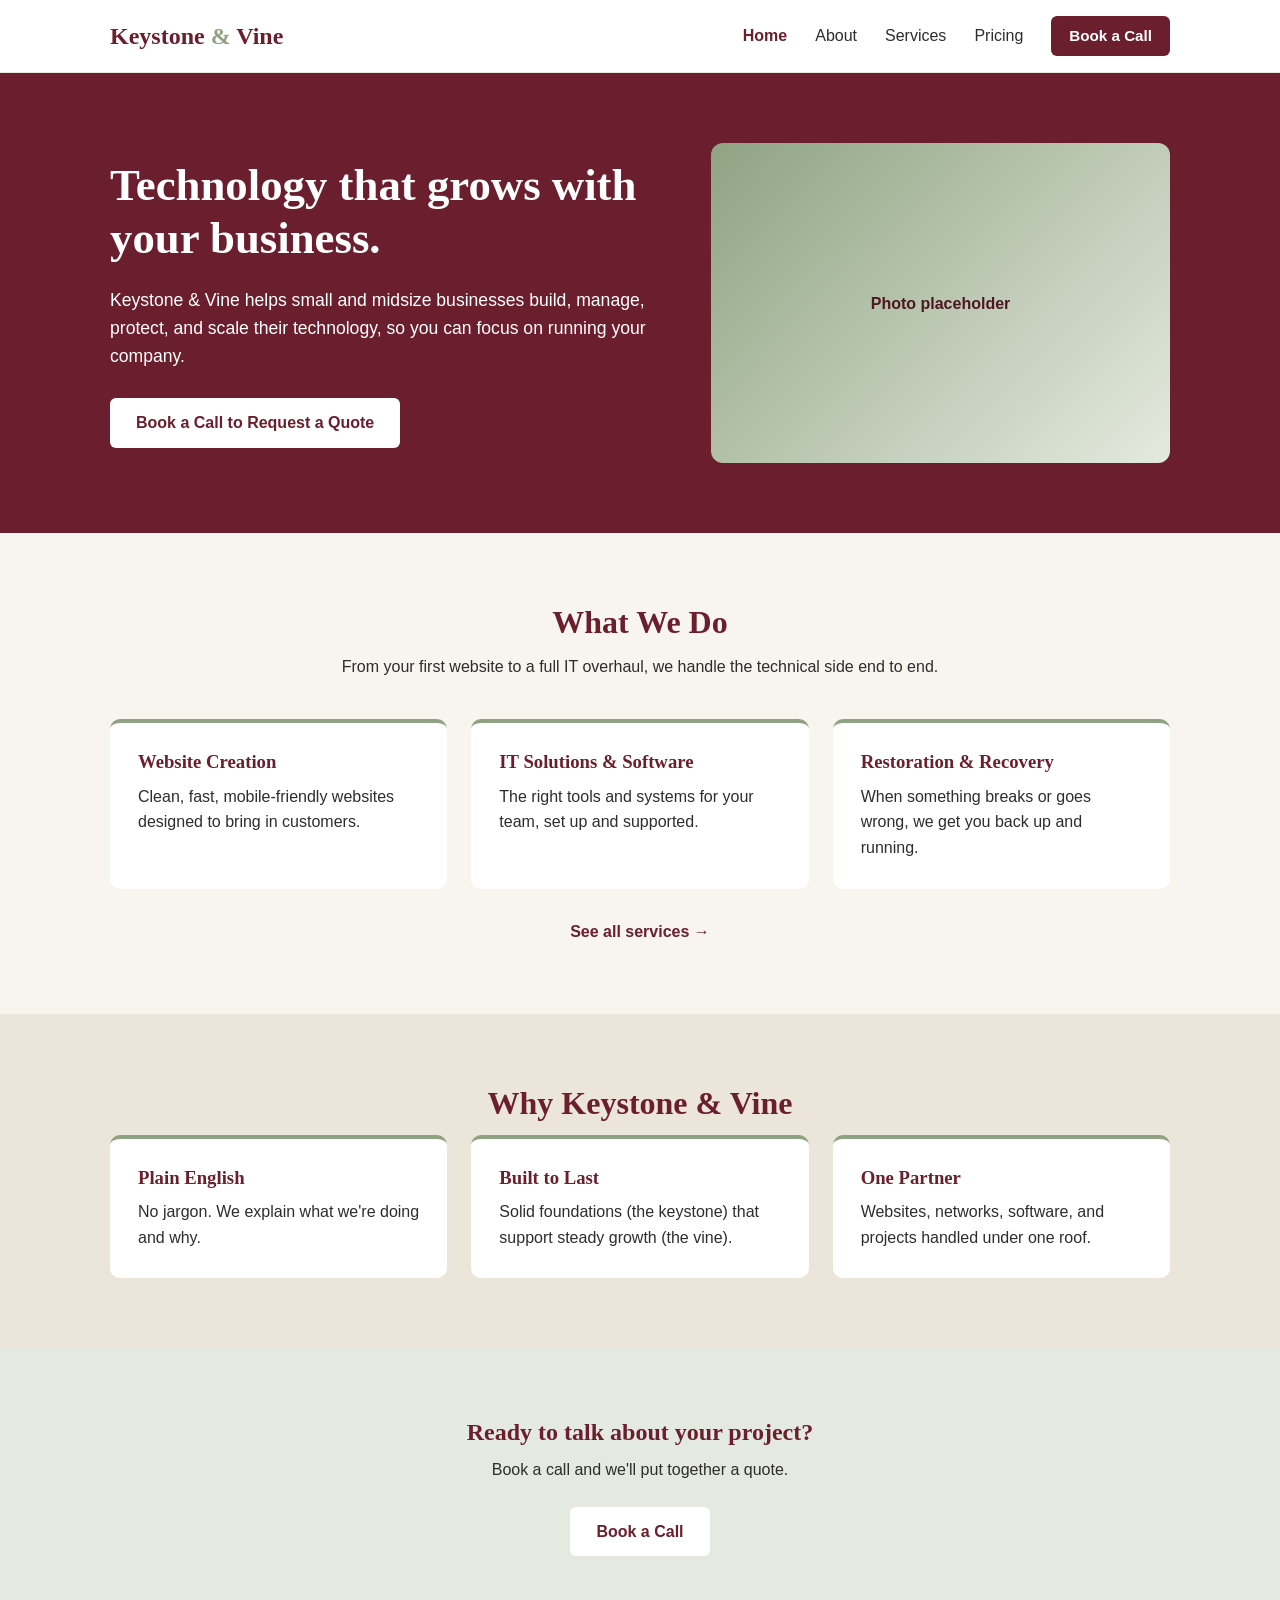
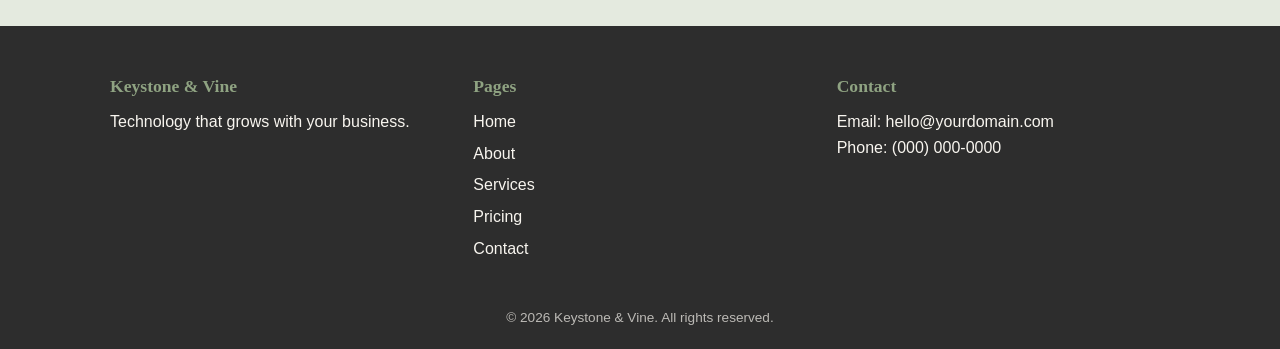
<file: index.html>
<!DOCTYPE html>
<html lang="en">

<head>
    <meta charset="UTF-8">
    <meta name="viewport" content="width=device-width, initial-scale=1.0">
    <title>Keystone &amp; Vine | IT Solutions for Growing Businesses</title>
    <meta name="description" content="Websites, IT solutions, and technology support for small and midsize businesses.">
    <link rel="stylesheet" href="style.css">
</head>

<body>

    <header class="site-header">
        <div class="container header-inner">
            <a href="index.html" class="logo">Keystone <span>&amp;</span> Vine</a>
            <button class="menu-toggle" id="menuToggle" aria-label="Toggle menu">&#9776;</button>
            <nav id="siteNav">
                <ul>
                    <li><a href="index.html" class="active">Home</a></li>
                    <li><a href="about.html">About</a></li>
                    <li><a href="services.html">Services</a></li>
                    <li><a href="pricing.html">Pricing</a></li>
                    <li><a href="contact.html" class="btn btn-small">Book a Call</a></li>
                </ul>
            </nav>
        </div>
    </header>

    <main>
        <section class="hero">
            <div class="container hero-grid">
                <div>
                    <h1>Technology that grows with your business.</h1>
                    <p>Keystone &amp; Vine helps small and midsize businesses build, manage, protect, and scale their
                        technology, so you can focus on running your company.</p>
                    <a href="contact.html" class="btn btn-light">Book a Call to Request a Quote</a>
                </div>
                <div class="photo-placeholder">Photo placeholder</div>
            </div>
        </section>

        <section>
            <div class="container">
                <h2 class="section-title">What We Do</h2>
                <p class="section-intro">From your first website to a full IT overhaul, we handle the technical side end
                    to end.</p>
                <div class="grid-3">
                    <div class="card">
                        <h3>Website Creation</h3>
                        <p>Clean, fast, mobile-friendly websites designed to bring in customers.</p>
                    </div>
                    <div class="card">
                        <h3>IT Solutions &amp; Software</h3>
                        <p>The right tools and systems for your team, set up and supported.</p>
                    </div>
                    <div class="card">
                        <h3>Restoration &amp; Recovery</h3>
                        <p>When something breaks or goes wrong, we get you back up and running.</p>
                    </div>
                </div>
                <p class="center-text"><a href="services.html" class="text-link">See all services &rarr;</a></p>
            </div>
        </section>

        <section class="alt-section">
            <div class="container">
                <h2 class="section-title">Why Keystone &amp; Vine</h2>
                <div class="grid-3">
                    <div class="card">
                        <h3>Plain English</h3>
                        <p>No jargon. We explain what we're doing and why.</p>
                    </div>
                    <div class="card">
                        <h3>Built to Last</h3>
                        <p>Solid foundations (the keystone) that support steady growth (the vine).</p>
                    </div>
                    <div class="card">
                        <h3>One Partner</h3>
                        <p>Websites, networks, software, and projects handled under one roof.</p>
                    </div>
                </div>
            </div>
        </section>

        <section class="cta-band">
            <div class="container">
                <h2>Ready to talk about your project?</h2>
                <p>Book a call and we'll put together a quote.</p>
                <a href="contact.html" class="btn btn-light">Book a Call</a>
            </div>
        </section>
    </main>

    <footer class="site-footer">
        <div class="container footer-grid">
            <div>
                <h3>Keystone &amp; Vine</h3>
                <p>Technology that grows with your business.</p>
            </div>
            <div>
                <h3>Pages</h3>
                <ul>
                    <li><a href="index.html">Home</a></li>
                    <li><a href="about.html">About</a></li>
                    <li><a href="services.html">Services</a></li>
                    <li><a href="pricing.html">Pricing</a></li>
                    <li><a href="contact.html">Contact</a></li>
                </ul>
            </div>
            <div>
                <h3>Contact</h3>
                <p>Email: hello@yourdomain.com</p>
                <p>Phone: (000) 000-0000</p>
            </div>
        </div>
        <p class="copyright">&copy; 2026 Keystone &amp; Vine. All rights reserved.</p>
    </footer>

    <script src="script.js"></script>
</body>

</html>
</file>
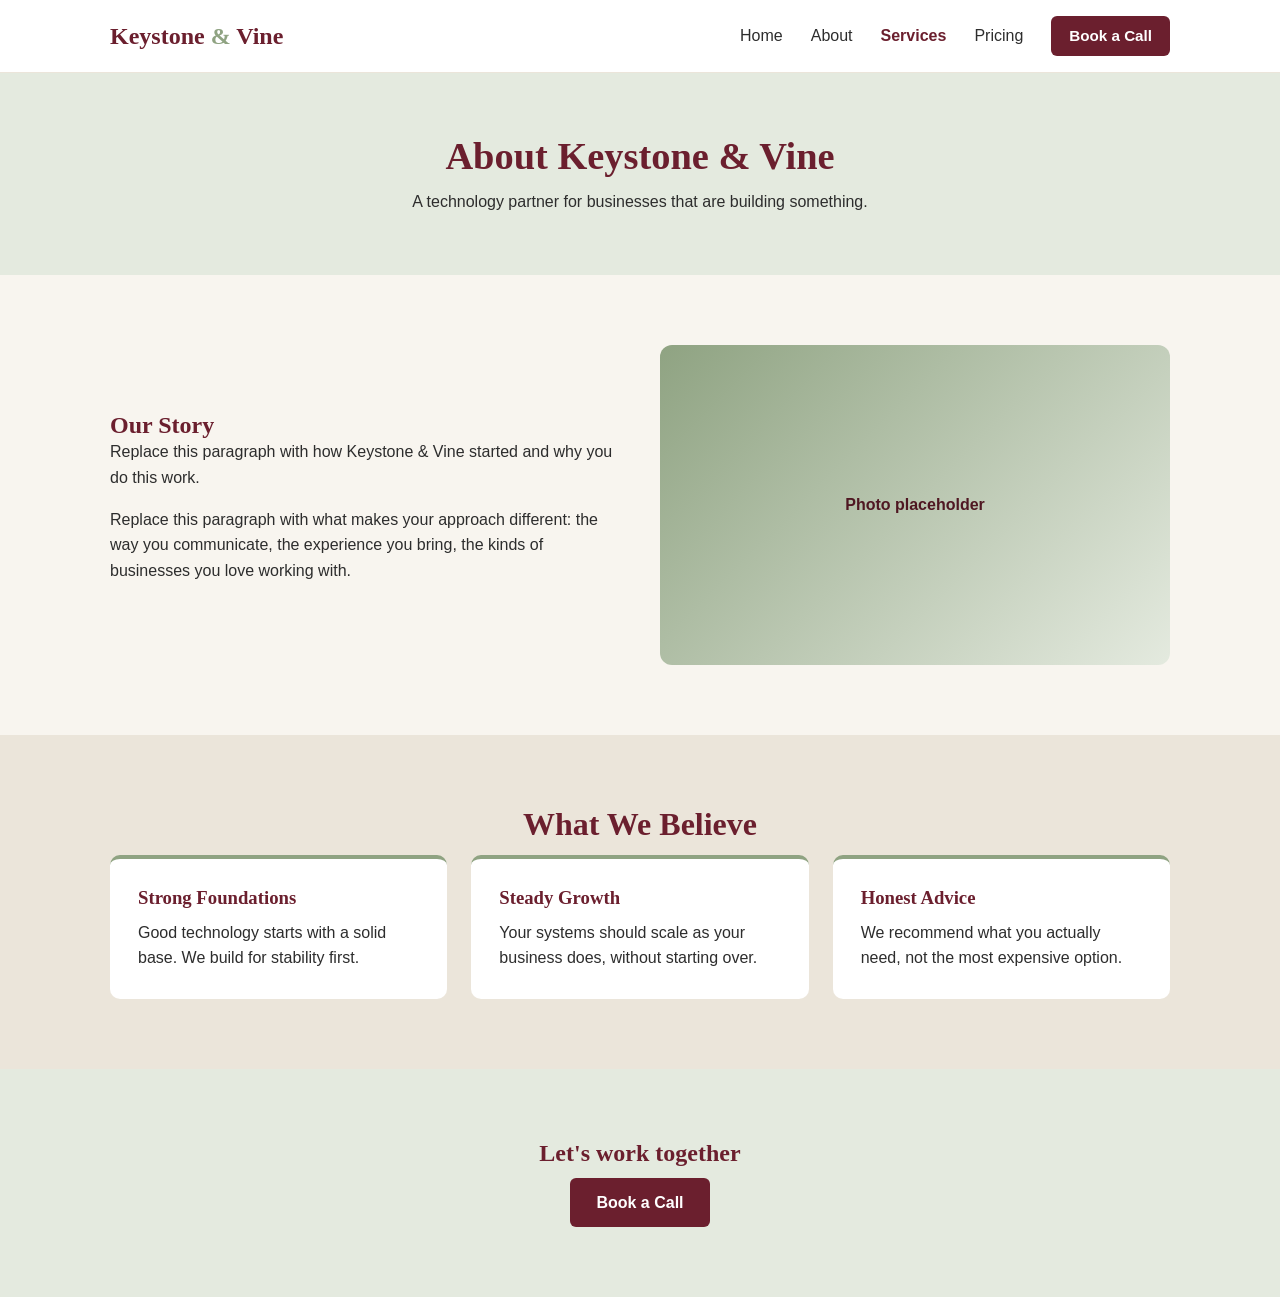
<file: about.html>
<!DOCTYPE html>
<html lang="en">

<head>
    <meta charset="UTF-8">
    <meta name="viewport" content="width=device-width, initial-scale=1.0">
    <title>Services | Keystone &amp; Vine</title>
    <link rel="stylesheet" href="style.css">
</head>

<body>

    <header class="site-header">
        <div class="container header-inner">
            <a href="index.html" class="logo">Keystone <span>&amp;</span> Vine</a>
            <button class="menu-toggle" id="menuToggle" aria-label="Toggle menu">&#9776;</button>
            <nav id="siteNav">
                <ul>
                    <li><a href="index.html">Home</a></li>
                    <li><a href="about.html">About</a></li>
                    <li><a href="services.html" class="active">Services</a></li>
                    <li><a href="pricing.html">Pricing</a></li>
                    <li><a href="contact.html" class="btn btn-small">Book a Call</a></li>
                </ul>
            </nav>
        </div>
    </header>

    <main>
       
<link rel="stylesheet" href="style.css">
<main>
    <section class="page-header">
        <div class="container">
            <h1>About Keystone &amp; Vine</h1>
            <p>A technology partner for businesses that are building something.</p>
        </div>
    </section>

    <section>
        <div class="container about-grid">
            <div>
                <h2>Our Story</h2>
                <p>Replace this paragraph with how Keystone &amp; Vine started and why you do this work.</p>
                <p>Replace this paragraph with what makes your approach different: the way you communicate, the
                    experience you bring, the kinds of businesses you love working with.</p>
            </div>
            <div class="photo-placeholder">Photo placeholder</div>
        </div>
    </section>

    <section class="alt-section">
        <div class="container">
            <h2 class="section-title">What We Believe</h2>
            <div class="grid-3">
                <div class="card">
                    <h3>Strong Foundations</h3>
                    <p>Good technology starts with a solid base. We build for stability first.</p>
                </div>
                <div class="card">
                    <h3>Steady Growth</h3>
                    <p>Your systems should scale as your business does, without starting over.</p>
                </div>
                <div class="card">
                    <h3>Honest Advice</h3>
                    <p>We recommend what you actually need, not the most expensive option.</p>
                </div>
            </div>
        </div>
    </section>

    <section class="cta-band">
        <div class="container">
            <h2>Let's work together</h2>
            <a href="contact.html" class="btn">Book a Call</a>
        </div>
    </section>
    </main>
</file>
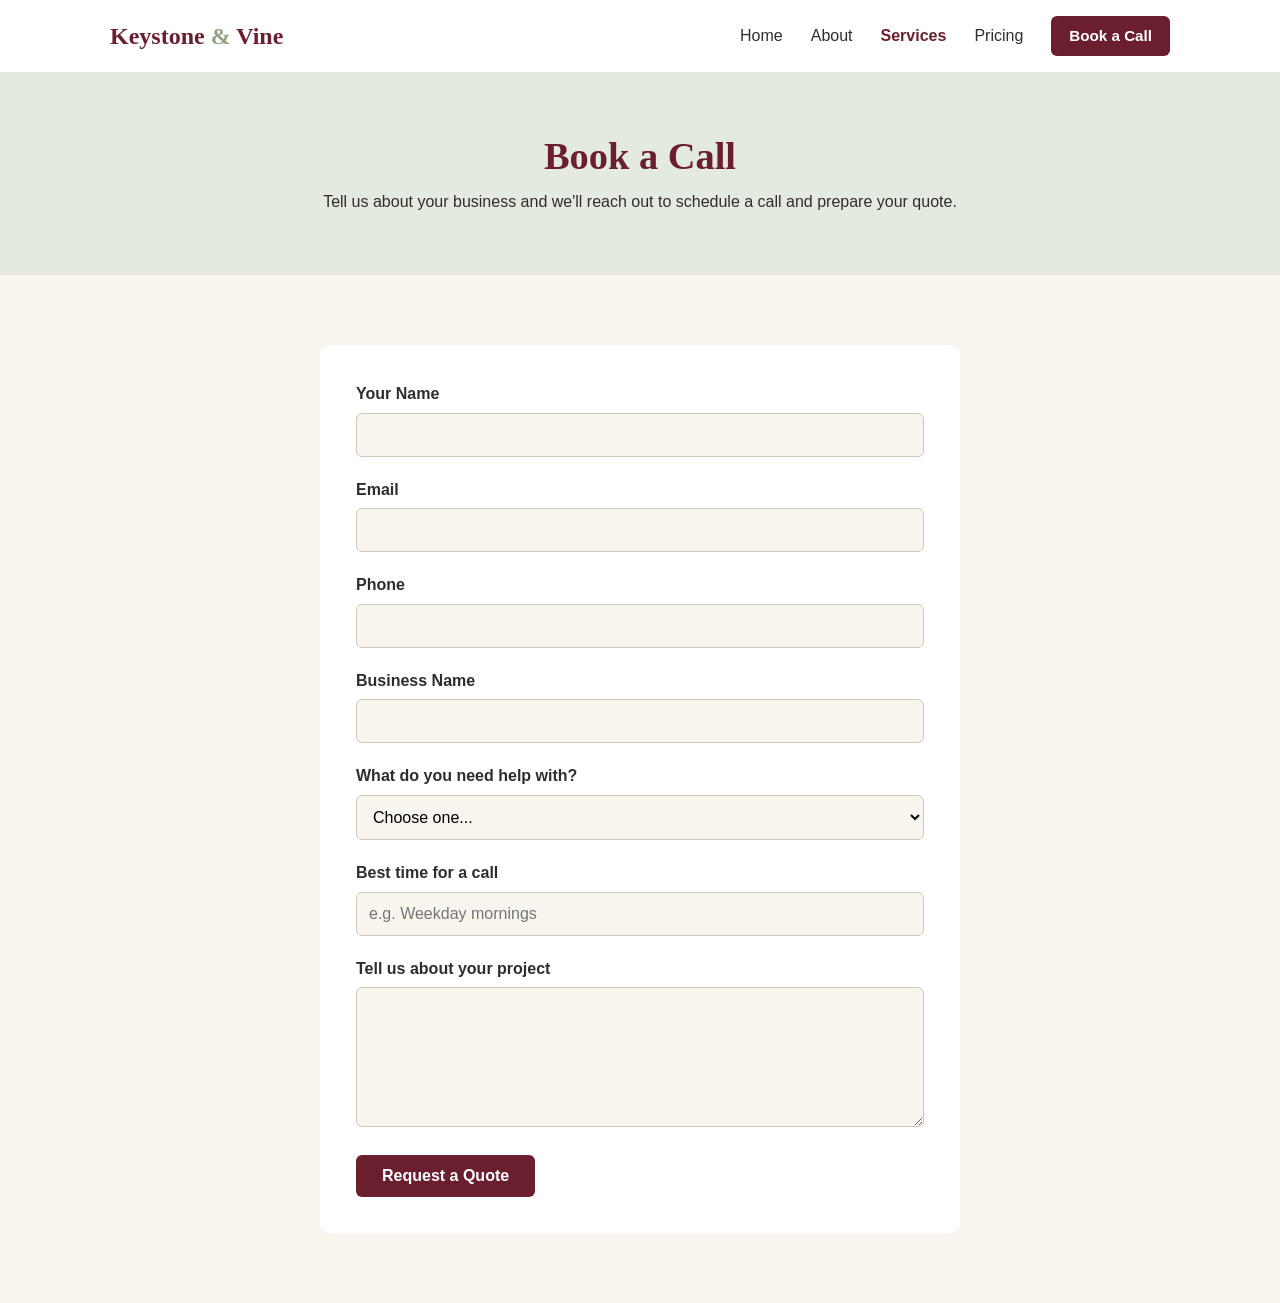
<file: contact.html>
<!DOCTYPE html>
<html lang="en">

<head>
    <meta charset="UTF-8">
    <meta name="viewport" content="width=device-width, initial-scale=1.0">
    <title>Services | Keystone &amp; Vine</title>
    <link rel="stylesheet" href="style.css">
</head>

<body>

    <header class="site-header">
        <div class="container header-inner">
            <a href="index.html" class="logo">Keystone <span>&amp;</span> Vine</a>
            <button class="menu-toggle" id="menuToggle" aria-label="Toggle menu">&#9776;</button>
            <nav id="siteNav">
                <ul>
                    <li><a href="index.html">Home</a></li>
                    <li><a href="about.html">About</a></li>
                    <li><a href="services.html" class="active">Services</a></li>
                    <li><a href="pricing.html">Pricing</a></li>
                    <li><a href="contact.html" class="btn btn-small">Book a Call</a></li>
                </ul>
            </nav>
        </div>
    </header>

    <main>
        
<link rel="stylesheet" href="style.css">
<main>
    <section class="page-header">
        <div class="container">
            <h1>Book a Call</h1>
            <p>Tell us about your business and we'll reach out to schedule a call and prepare your quote.</p>
        </div>
    </section>

    <section>
        <div class="container">
            <div class="form-wrap">
                <form action="#" method="post">
                    <div class="form-group">
                        <label for="name">Your Name</label>
                        <input type="text" id="name" name="name" required>
                    </div>

                    <div class="form-group">
                        <label for="email">Email</label>
                        <input type="email" id="email" name="email" required>
                    </div>

                    <div class="form-group">
                        <label for="phone">Phone</label>
                        <input type="tel" id="phone" name="phone">
                    </div>

                    <div class="form-group">
                        <label for="company">Business Name</label>
                        <input type="text" id="company" name="company">
                    </div>

                    <div class="form-group">
                        <label for="service">What do you need help with?</label>
                        <select id="service" name="service">
                            <option value="">Choose one...</option>
                            <option>Website creation</option>
                            <option>Website management</option>
                            <option>Restoration and recovery</option>
                            <option>Network architecture</option>
                            <option>IT solutions and software</option>
                            <option>Project management</option>
                            <option>Not sure yet</option>
                        </select>
                    </div>

                    <div class="form-group">
                        <label for="time">Best time for a call</label>
                        <input type="text" id="time" name="time" placeholder="e.g. Weekday mornings">
                    </div>

                    <div class="form-group">
                        <label for="message">Tell us about your project</label>
                        <textarea id="message" name="message"></textarea>
                    </div>

                    <button type="submit" class="btn">Request a Quote</button>
                </form>
            </div>
        </div>
    </section>
    </main>
</file>
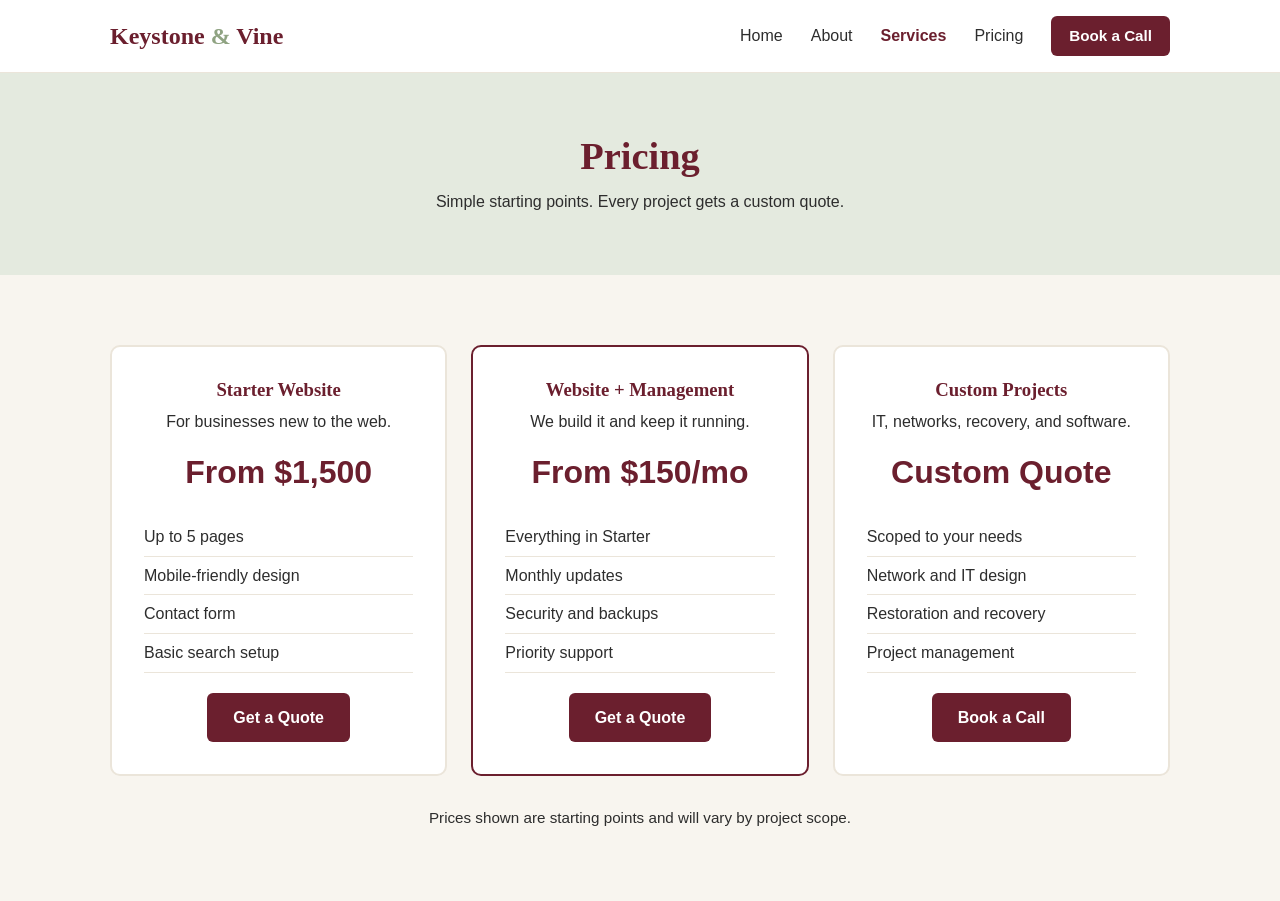
<file: pricing.html>
<!DOCTYPE html>
<html lang="en">

<head>
    <meta charset="UTF-8">
    <meta name="viewport" content="width=device-width, initial-scale=1.0">
    <title>Services | Keystone &amp; Vine</title>
    <link rel="stylesheet" href="style.css">
</head>

<body>

    <header class="site-header">
        <div class="container header-inner">
            <a href="index.html" class="logo">Keystone <span>&amp;</span> Vine</a>
            <button class="menu-toggle" id="menuToggle" aria-label="Toggle menu">&#9776;</button>
            <nav id="siteNav">
                <ul>
                    <li><a href="index.html">Home</a></li>
                    <li><a href="about.html">About</a></li>
                    <li><a href="services.html" class="active">Services</a></li>
                    <li><a href="pricing.html">Pricing</a></li>
                    <li><a href="contact.html" class="btn btn-small">Book a Call</a></li>
                </ul>
            </nav>
        </div>
    </header>

    <main>
        
<link rel="stylesheet" href="style.css">
<main>
    <section class="page-header">
        <div class="container">
            <h1>Pricing</h1>
            <p>Simple starting points. Every project gets a custom quote.</p>
        </div>
    </section>

    <section>
        <div class="container">
            <div class="grid-3">
                <div class="price-card">
                    <h3>Starter Website</h3>
                    <p>For businesses new to the web.</p>
                    <div class="price">From $1,500</div>
                    <ul>
                        <li>Up to 5 pages</li>
                        <li>Mobile-friendly design</li>
                        <li>Contact form</li>
                        <li>Basic search setup</li>
                    </ul>
                    <a href="contact.html" class="btn">Get a Quote</a>
                </div>

                <div class="price-card featured">
                    <h3>Website + Management</h3>
                    <p>We build it and keep it running.</p>
                    <div class="price">From $150/mo</div>
                    <ul>
                        <li>Everything in Starter</li>
                        <li>Monthly updates</li>
                        <li>Security and backups</li>
                        <li>Priority support</li>
                    </ul>
                    <a href="contact.html" class="btn">Get a Quote</a>
                </div>

                <div class="price-card">
                    <h3>Custom Projects</h3>
                    <p>IT, networks, recovery, and software.</p>
                    <div class="price">Custom Quote</div>
                    <ul>
                        <li>Scoped to your needs</li>
                        <li>Network and IT design</li>
                        <li>Restoration and recovery</li>
                        <li>Project management</li>
                    </ul>
                    <a href="contact.html" class="btn">Book a Call</a>
                </div>
            </div>
            <p class="note">Prices shown are starting points and will vary by project scope.</p>
        </div>
    </section>
    </main>
</file>
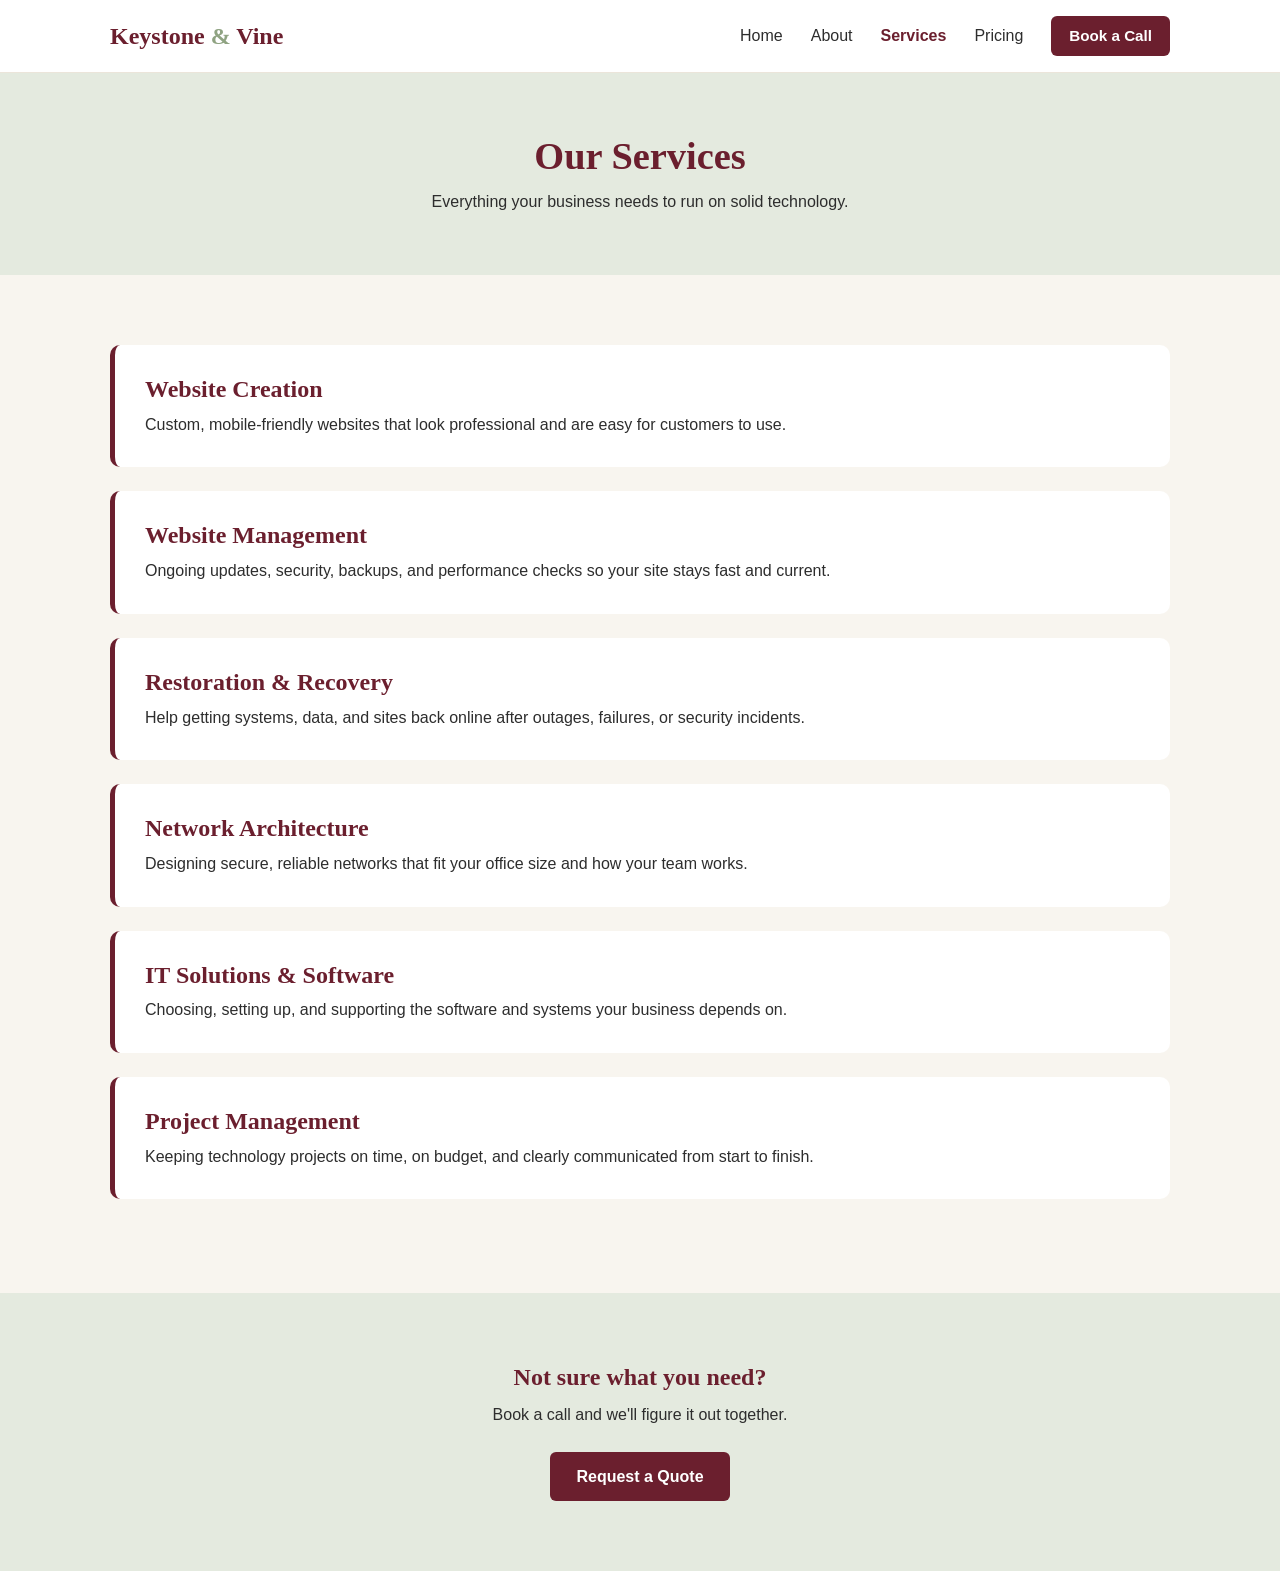
<file: services.html>
<!DOCTYPE html>
<html lang="en">

<head>
    <meta charset="UTF-8">
    <meta name="viewport" content="width=device-width, initial-scale=1.0">
    <title>Services | Keystone &amp; Vine</title>
    <link rel="stylesheet" href="style.css">
</head>

<body>

    <header class="site-header">
        <div class="container header-inner">
            <a href="index.html" class="logo">Keystone <span>&amp;</span> Vine</a>
            <button class="menu-toggle" id="menuToggle" aria-label="Toggle menu">&#9776;</button>
            <nav id="siteNav">
                <ul>
                    <li><a href="index.html">Home</a></li>
                    <li><a href="about.html">About</a></li>
                    <li><a href="services.html" class="active">Services</a></li>
                    <li><a href="pricing.html">Pricing</a></li>
                    <li><a href="contact.html" class="btn btn-small">Book a Call</a></li>
                </ul>
            </nav>
        </div>
    </header>

    <main>
    
<link rel="stylesheet" href="style.css">
<main>
    <section class="page-header">
        <div class="container">
            <h1>Our Services</h1>
            <p>Everything your business needs to run on solid technology.</p>
        </div>
    </section>

    <section>
        <div class="container">
            <div class="service-block">
                <h2>Website Creation</h2>
                <p>Custom, mobile-friendly websites that look professional and are easy for customers to use.</p>
            </div>
            <div class="service-block">
                <h2>Website Management</h2>
                <p>Ongoing updates, security, backups, and performance checks so your site stays fast and current.</p>
            </div>
            <div class="service-block">
                <h2>Restoration &amp; Recovery</h2>
                <p>Help getting systems, data, and sites back online after outages, failures, or security incidents.</p>
            </div>
            <div class="service-block">
                <h2>Network Architecture</h2>
                <p>Designing secure, reliable networks that fit your office size and how your team works.</p>
            </div>
            <div class="service-block">
                <h2>IT Solutions &amp; Software</h2>
                <p>Choosing, setting up, and supporting the software and systems your business depends on.</p>
            </div>
            <div class="service-block">
                <h2>Project Management</h2>
                <p>Keeping technology projects on time, on budget, and clearly communicated from start to finish.</p>
            </div>
        </div>
    </section>

    <section class="cta-band">
        <div class="container">
            <h2>Not sure what you need?</h2>
            <p>Book a call and we'll figure it out together.</p>
            <a href="contact.html" class="btn">Request a Quote</a>
        </div>
    </section>
    </main>
</file>
<file: style.css>
/* ---------- Colors and basics ---------- */
:root {
    --burgundy: #6b1f2e;
    --burgundy-dark: #4f1722;
    --sage: #8fa382;
    --sage-light: #e4eadf;
    --cream: #f8f5ef;
    --sand: #ebe5da;
    --charcoal: #2d2d2d;
    --white: #ffffff;
}

* {
    margin: 0;
    padding: 0;
    box-sizing: border-box;
}

html {
    scroll-behavior: smooth;
}

body {
    font-family: "Helvetica Neue", Arial, sans-serif;
    color: var(--charcoal);
    background: var(--cream);
    line-height: 1.6;
}

h1,
h2,
h3 {
    font-family: Georgia, "Times New Roman", serif;
    line-height: 1.2;
    color: var(--burgundy);
}

a {
    color: inherit;
    text-decoration: none;
}

ul {
    list-style: none;
}

.container {
    max-width: 1100px;
    margin: 0 auto;
    padding: 0 20px;
}

section {
    padding: 70px 0;
}

.alt-section {
    background: var(--sand);
}

.section-title {
    text-align: center;
    font-size: 2rem;
    margin-bottom: 12px;
}

.section-intro {
    text-align: center;
    max-width: 620px;
    margin: 0 auto 40px;
}

.center-text {
    text-align: center;
    margin-top: 30px;
}

.text-link {
    color: var(--burgundy);
    font-weight: 600;
}

/* ---------- Buttons ---------- */
.btn {
    display: inline-block;
    padding: 12px 26px;
    background: var(--burgundy);
    color: var(--white);
    border: none;
    border-radius: 6px;
    font-size: 1rem;
    font-weight: 600;
    cursor: pointer;
    transition: background 0.2s;
}

.btn:hover {
    background: var(--burgundy-dark);
}

.btn-light {
    background: var(--white);
    color: var(--burgundy);
}

.btn-light:hover {
    background: var(--sage-light);
}

.btn-small {
    padding: 8px 18px;
    font-size: 0.95rem;
}

/* ---------- Header and navigation ---------- */
.site-header {
    background: var(--white);
    border-bottom: 1px solid var(--sand);
    position: sticky;
    top: 0;
    z-index: 100;
}

.header-inner {
    display: flex;
    justify-content: space-between;
    align-items: center;
    padding-top: 16px;
    padding-bottom: 16px;
}

.logo {
    font-family: Georgia, serif;
    font-size: 1.5rem;
    font-weight: bold;
    color: var(--burgundy);
}

.logo span {
    color: var(--sage);
}

nav ul {
    display: flex;
    align-items: center;
    gap: 28px;
}

nav a:not(.btn):hover,
nav a.active {
    color: var(--burgundy);
    font-weight: 600;
}

.menu-toggle {
    display: none;
    background: none;
    border: none;
    font-size: 1.8rem;
    color: var(--burgundy);
    cursor: pointer;
}

/* ---------- Hero ---------- */
.hero {
    background: var(--burgundy);
    color: var(--white);
}

.hero h1 {
    color: var(--white);
    font-size: 2.8rem;
    margin-bottom: 20px;
}

.hero p {
    margin-bottom: 28px;
    font-size: 1.1rem;
}

.hero-grid {
    display: grid;
    grid-template-columns: 1.1fr 0.9fr;
    gap: 40px;
    align-items: center;
}

.photo-placeholder {
    background: linear-gradient(135deg, var(--sage), var(--sage-light));
    min-height: 320px;
    border-radius: 12px;
    display: flex;
    align-items: center;
    justify-content: center;
    color: var(--burgundy-dark);
    font-weight: 600;
}

/* ---------- Cards ---------- */
.grid-3 {
    display: grid;
    grid-template-columns: repeat(auto-fit, minmax(260px, 1fr));
    gap: 24px;
}

.card {
    background: var(--white);
    padding: 28px;
    border-radius: 10px;
    border-top: 4px solid var(--sage);
}

.card h3 {
    margin-bottom: 10px;
}

/* ---------- Call-to-action band ---------- */
.cta-band {
    background: var(--sage-light);
    text-align: center;
}

.cta-band h2 {
    margin-bottom: 10px;
}

.cta-band p {
    margin-bottom: 24px;
}

/* ---------- Inner page headers ---------- */
.page-header {
    background: var(--sage-light);
    text-align: center;
    padding: 60px 0;
}

.page-header h1 {
    font-size: 2.4rem;
    margin-bottom: 10px;
}

/* ---------- Services page ---------- */
.service-block {
    background: var(--white);
    padding: 30px;
    border-radius: 10px;
    margin-bottom: 24px;
    border-left: 5px solid var(--burgundy);
}

.service-block h2 {
    font-size: 1.5rem;
    margin-bottom: 8px;
}

/* ---------- Pricing page ---------- */
.price-card {
    background: var(--white);
    padding: 32px;
    border-radius: 10px;
    text-align: center;
    border: 2px solid var(--sand);
}

.price-card.featured {
    border-color: var(--burgundy);
}

.price-card h3 {
    margin-bottom: 8px;
}

.price {
    font-size: 2rem;
    font-weight: bold;
    color: var(--burgundy);
    margin: 12px 0;
}

.price-card ul {
    text-align: left;
    margin: 20px 0;
}

.price-card li {
    padding: 6px 0;
    border-bottom: 1px solid var(--sand);
}

.note {
    text-align: center;
    margin-top: 30px;
    font-size: 0.95rem;
}

/* ---------- About page ---------- */
.about-grid {
    display: grid;
    grid-template-columns: 1fr 1fr;
    gap: 40px;
    align-items: center;
}

.about-grid p {
    margin-bottom: 16px;
}

/* ---------- Contact form ---------- */
.form-wrap {
    max-width: 640px;
    margin: 0 auto;
    background: var(--white);
    padding: 36px;
    border-radius: 10px;
}

.form-group {
    margin-bottom: 20px;
}

label {
    display: block;
    font-weight: 600;
    margin-bottom: 6px;
}

input,
select,
textarea {
    width: 100%;
    padding: 12px;
    border: 1px solid #cfc8bb;
    border-radius: 6px;
    font-family: inherit;
    font-size: 1rem;
    background: var(--cream);
}

input:focus,
select:focus,
textarea:focus {
    outline: 2px solid var(--sage);
    border-color: var(--sage);
}

textarea {
    min-height: 140px;
    resize: vertical;
}

/* ---------- Footer ---------- */
.site-footer {
    background: var(--charcoal);
    color: var(--cream);
    padding: 50px 0 20px;
}

.footer-grid {
    display: grid;
    grid-template-columns: repeat(auto-fit, minmax(200px, 1fr));
    gap: 30px;
}

.site-footer h3 {
    color: var(--sage);
    margin-bottom: 12px;
    font-size: 1.1rem;
}

.site-footer li {
    margin-bottom: 6px;
}

.site-footer a:hover {
    color: var(--sage);
}

.copyright {
    text-align: center;
    margin-top: 40px;
    font-size: 0.85rem;
    opacity: 0.7;
}

/* ---------- Mobile layout ---------- */
@media (max-width: 768px) {
    .menu-toggle {
        display: block;
    }

    nav {
        display: none;
        position: absolute;
        top: 100%;
        left: 0;
        right: 0;
        background: var(--white);
        border-bottom: 1px solid var(--sand);
        padding: 20px;
    }

    nav.open {
        display: block;
    }

    nav ul {
        flex-direction: column;
        align-items: flex-start;
        gap: 16px;
    }

    .hero-grid,
    .about-grid {
        grid-template-columns: 1fr;
    }

    .hero h1 {
        font-size: 2.1rem;
    }
}
</file>
